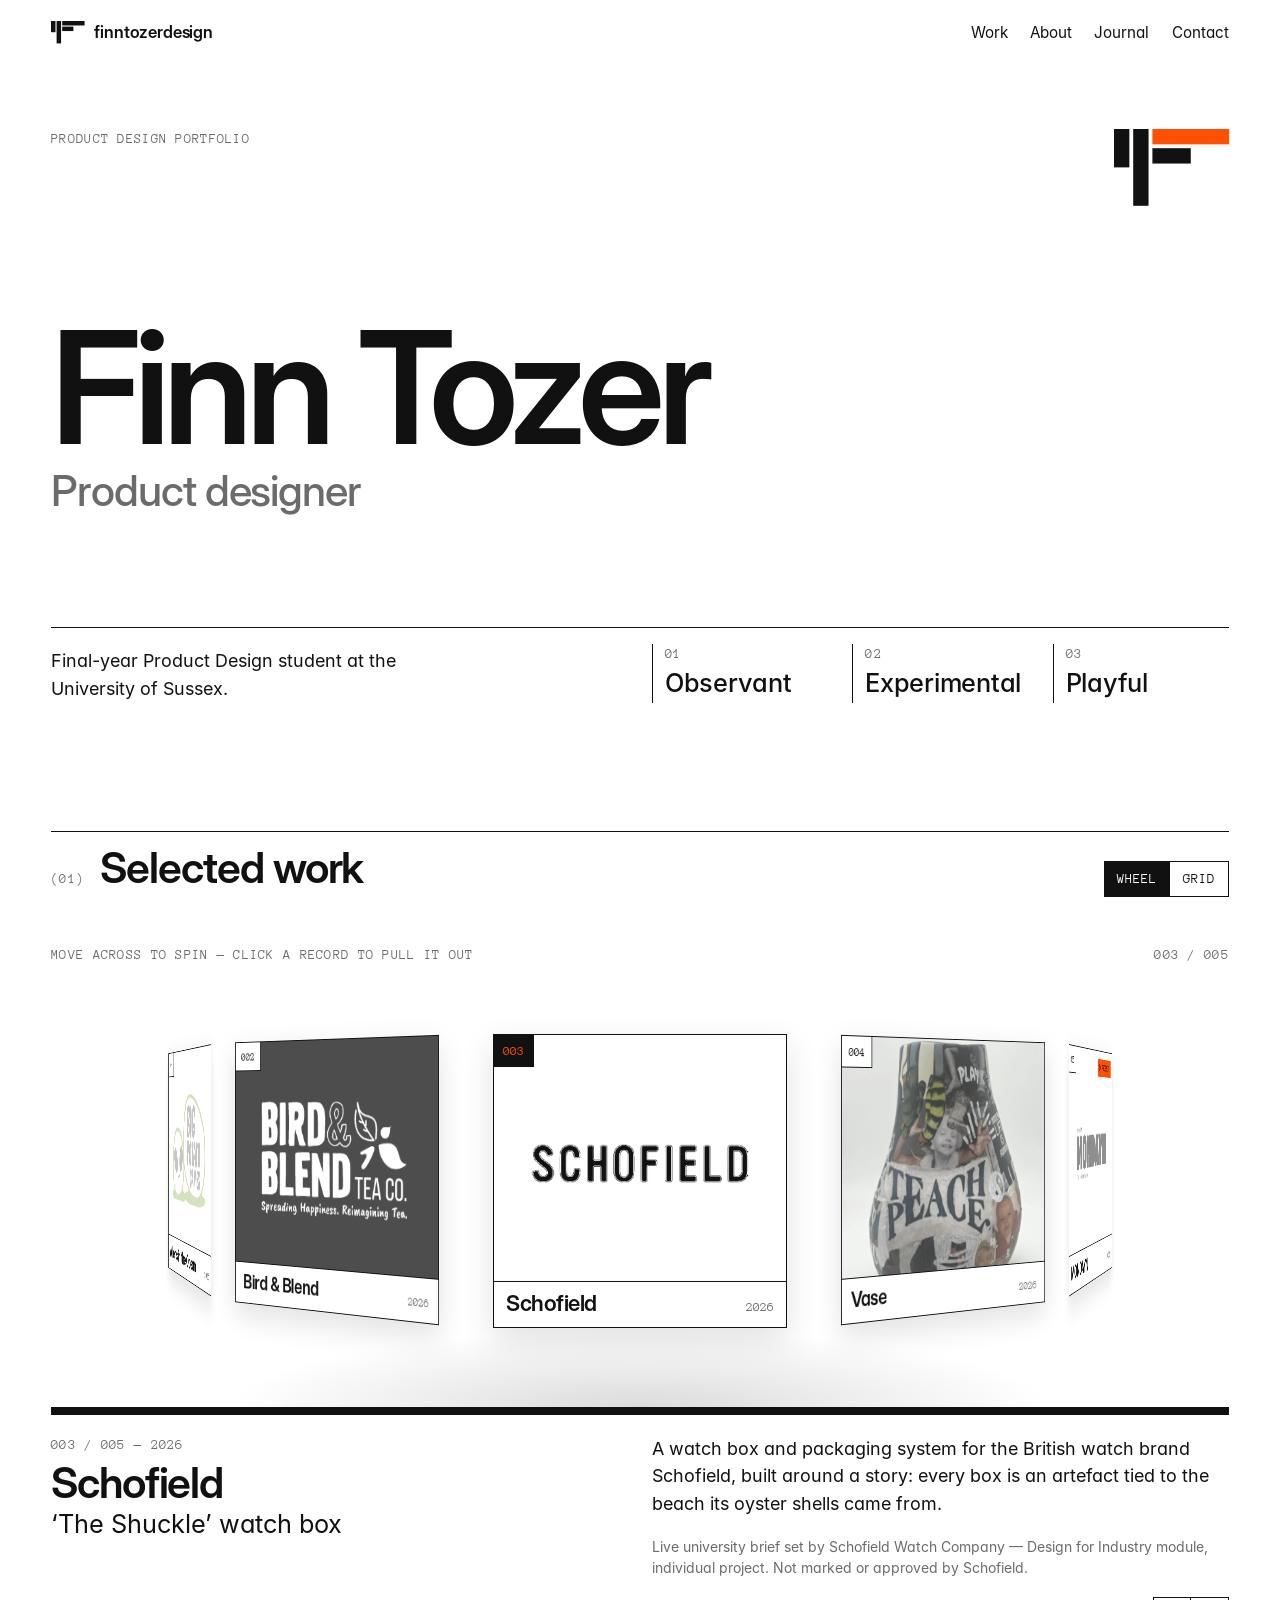
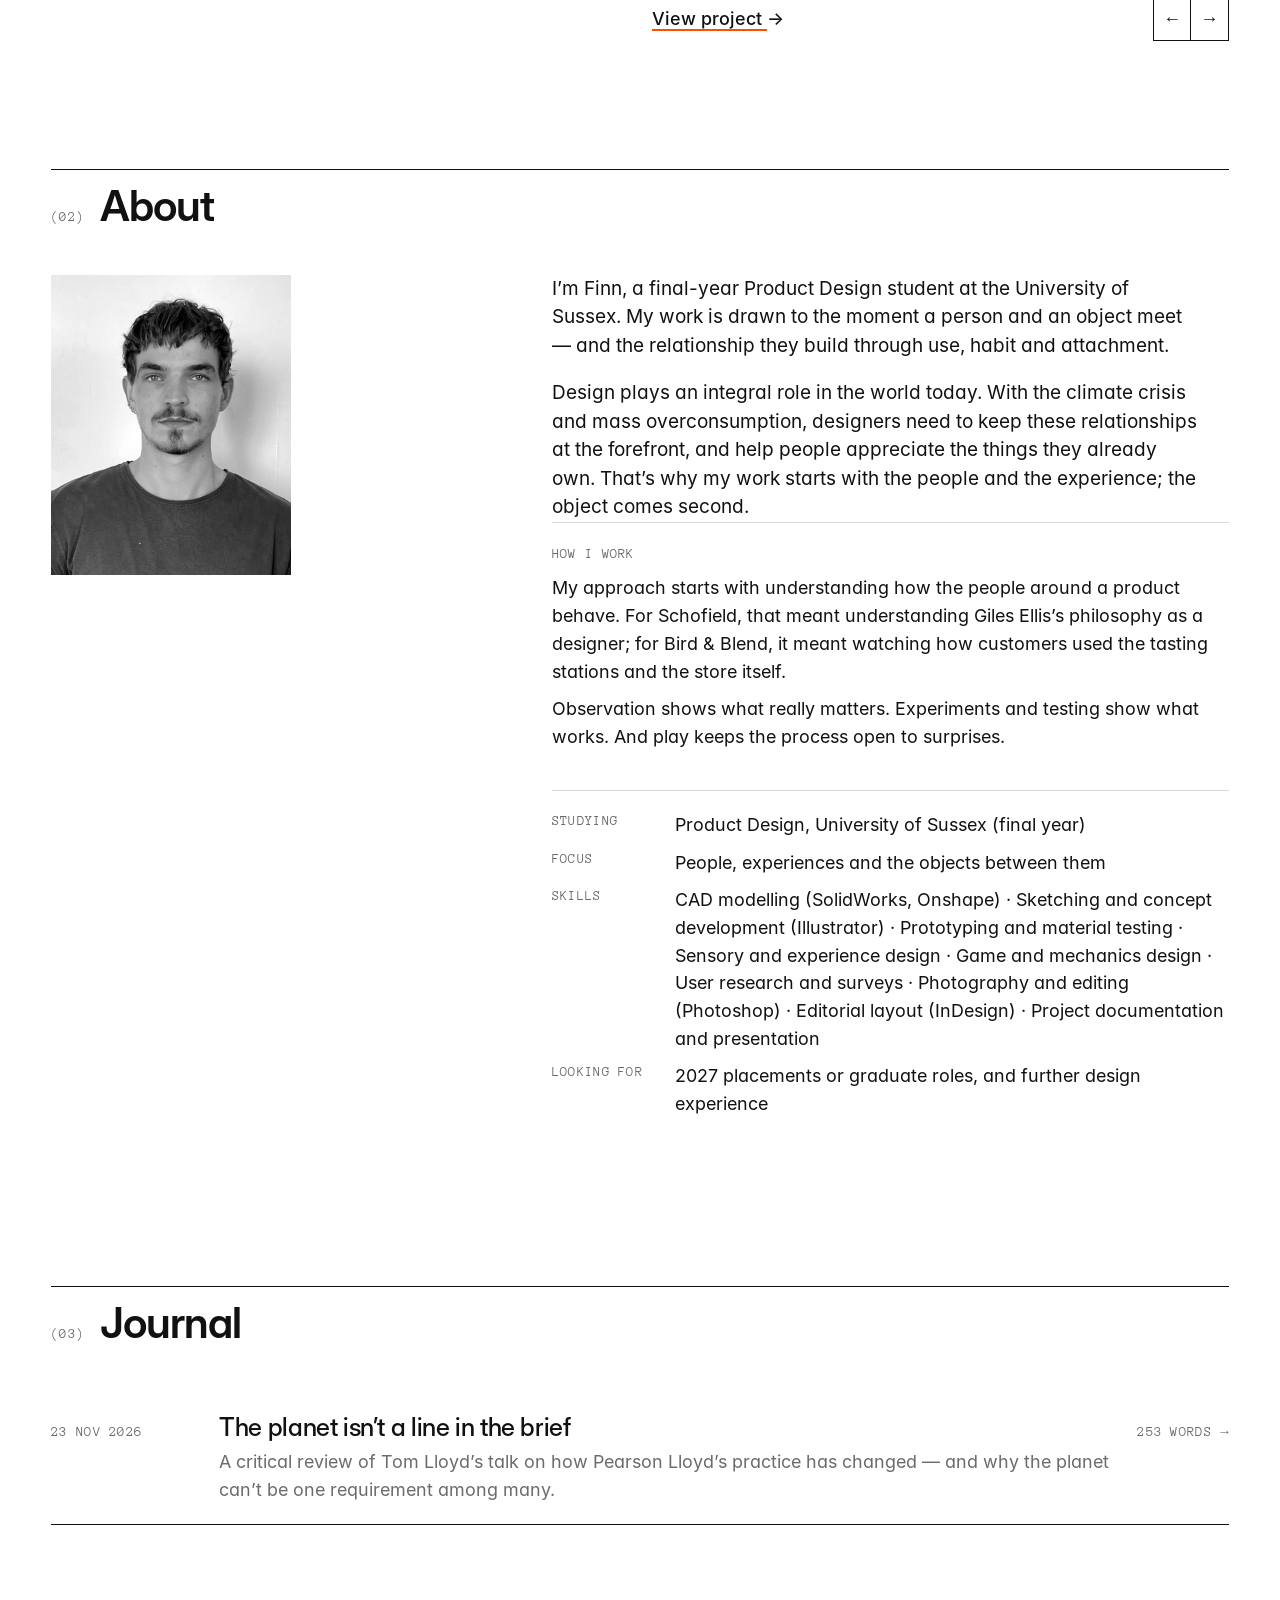
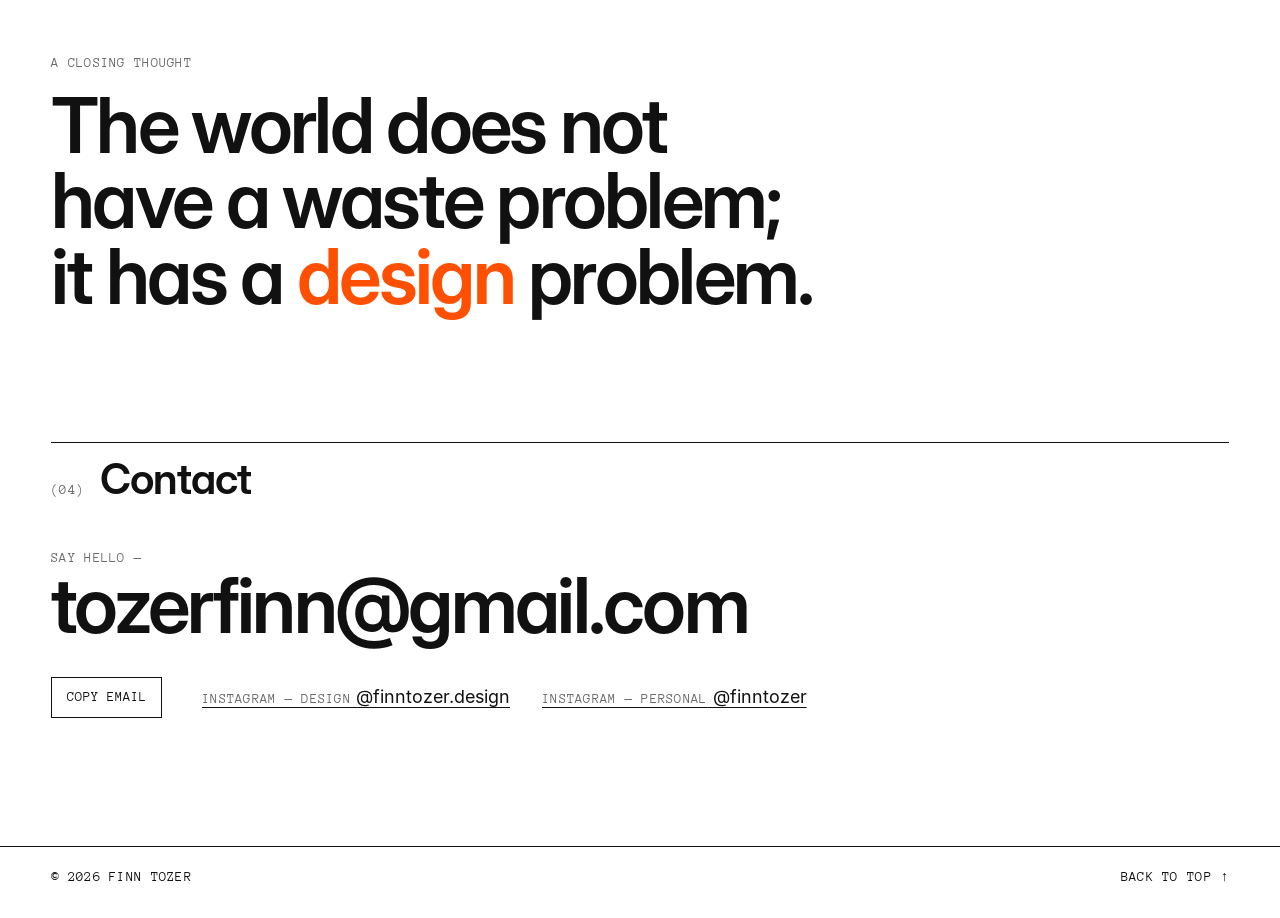
<file: index.html>
<!doctype html>
<html lang="en-GB">
<head>
  <meta charset="utf-8">
  <meta name="viewport" content="width=device-width, initial-scale=1">
  <title>Finn Tozer — Product Designer | finntozerdesign</title>
  <meta name="description" content="Finn Tozer — product designer. Designing for the relationship a person forms with an object.">
  <meta name="theme-color" content="#ffffff">
  <!-- LINK PREVIEW (the card shown when the link is shared on LinkedIn, WhatsApp, email…).
       CHANGE "finntozerdesign.github.io" below if your GitHub username is different. -->
  <meta property="og:site_name" content="finntozerdesign">
  <meta property="og:title" content="Finn Tozer — Product designer">
  <meta property="og:description" content="Product design portfolio of Finn Tozer, final-year Product Design student at the University of Sussex.">
  <meta property="og:type" content="website">
  <meta property="og:image" content="https://finntozerdesign.github.io/share.png">
  <meta property="og:image:width" content="1200">
  <meta property="og:image:height" content="630">
  <meta property="og:image:alt" content="The finntozerdesign logo beside the words Finn Tozer, Product designer.">
  <meta name="twitter:card" content="summary_large_image">
  <link rel="icon" href="favicon.svg" type="image/svg+xml">
  <link rel="preload" href="inter-400.woff" as="font" type="font/woff" crossorigin>
  <link rel="preload" href="inter-display-600.woff" as="font" type="font/woff" crossorigin>
  <link rel="stylesheet" href="styles.css">
  <!-- Content lives in content.js. main.js turns it into the page. -->
  <script src="content.js" defer></script>
  <script src="main.js" defer></script>
</head>
<body data-page="home">
  <a class="skip-link" href="#main">Skip to content</a>

  <!-- ============ HEADER (same on every page) ============ -->
  <header class="site-header">
    <div class="wrap">
      <a class="brand" href="index.html" aria-label="finntozerdesign — home">
        <svg class="logo" viewBox="0 0 30 20" aria-hidden="true" focusable="false">
          <rect class="b1" x="0" y="0" width="4" height="10"/><rect class="b2" x="5" y="0" width="4" height="20"/><rect class="b3" x="10" y="0" width="20" height="4"/><rect class="b4" x="10" y="5" width="10" height="4"/>
        </svg>
        <span class="brand-name">finntozerdesign</span>
      </a>
      <nav class="site-nav" aria-label="Main">
        <ul>
          <li><a href="index.html#work">Work</a></li>
          <li><a href="index.html#about">About</a></li>
          <li><a href="index.html#journal">Journal</a></li>
          <li><a href="index.html#contact">Contact</a></li>
        </ul>
      </nav>
    </div>
  </header>

  <main id="main">

    <!-- ============ INTRO ============ -->
    <section class="intro wrap" id="top" aria-labelledby="intro-name">
      <div class="intro-top">
        <span class="mono muted">Product design portfolio</span>
        <svg class="intro-mark" viewBox="0 0 30 20" aria-hidden="true" focusable="false">
          <rect class="b1" x="0" y="0" width="4" height="10"/><rect class="b2" x="5" y="0" width="4" height="20"/><rect class="b3" x="10" y="0" width="20" height="4"/><rect class="b4" x="10" y="5" width="10" height="4"/>
        </svg>
      </div>
      <div>
        <h1 class="intro-name" id="intro-name"><!-- filled from content.js --></h1>
        <p class="intro-role" id="intro-role"></p>
      </div>
      <div class="intro-bottom grid">
        <p class="intro-detail" id="intro-detail"></p>
        <ul class="intro-qualities" id="intro-qualities" role="list" aria-label="Qualities"></ul>
      </div>
    </section>

    <!-- ============ SELECTED WORK ============ -->
    <section class="work wrap" id="work" aria-labelledby="work-title" data-view="wheel">
      <div class="section-head">
        <span class="mono">(01)</span>
        <h2 id="work-title">Selected work</h2>
        <div class="head-aside view-toggle" role="group" aria-label="Choose how to view projects">
          <button type="button" data-view-btn="wheel" aria-pressed="true">Wheel</button>
          <button type="button" data-view-btn="grid" aria-pressed="false">Grid</button>
        </div>
      </div>
      <!-- The record wheel and the grid are both built by main.js from content.js -->
      <div class="wheel" id="wheel" role="region" aria-roledescription="record wheel" aria-label="Projects"></div>
      <ul class="work-grid" id="work-grid" role="list"></ul>
      <noscript><p>This site needs JavaScript switched on to show projects.</p></noscript>
    </section>

    <!-- ============ ABOUT ============ -->
    <section class="about wrap" id="about" aria-labelledby="about-title">
      <div class="section-head">
        <span class="mono">(02)</span>
        <h2 id="about-title">About</h2>
      </div>
      <div class="grid">
        <div class="about-photo" id="about-photo"></div>
        <div class="about-text">
          <div class="lead" id="about-lead"></div>
          <dl class="facts" id="about-facts"></dl>
          <p id="about-cv"></p>
        </div>
      </div>
    </section>

    <!-- ============ JOURNAL ============ -->
    <section class="journal wrap" id="journal" aria-labelledby="journal-title">
      <div class="section-head">
        <span class="mono">(03)</span>
        <h2 id="journal-title">Journal</h2>
      </div>
      <ul class="journal-list" id="journal-list" role="list"></ul>
    </section>

    <!-- ============ CLOSING THOUGHT ============ -->
    <section class="closing wrap" id="closing" aria-labelledby="closing-statement">
      <p class="mono muted" id="closing-label"></p>
      <h2 class="closing-statement" id="closing-statement"></h2>
      <p class="closing-detail" id="closing-detail"></p>
    </section>

    <!-- ============ CONTACT ============ -->
    <section class="contact wrap" id="contact" aria-labelledby="contact-title">
      <div class="section-head">
        <span class="mono">(04)</span>
        <h2 id="contact-title">Contact</h2>
      </div>
      <p class="mono muted">Say hello —</p>
      <a class="contact-email" id="contact-email" href="#"></a>
      <div class="contact-row">
        <button type="button" class="copy-btn" id="copy-email">Copy email</button>
        <span class="visually-hidden" id="copy-status" aria-live="polite"></span>
        <ul class="contact-links" id="contact-links" role="list"></ul>
      </div>
    </section>
  </main>

  <!-- ============ FOOTER ============ -->
  <footer class="site-footer">
    <div class="wrap">
      <span class="mono">© <span data-year></span> Finn Tozer</span>
      <a class="mono" href="#top">Back to top ↑</a>
    </div>
  </footer>
</body>
</html>
</file>
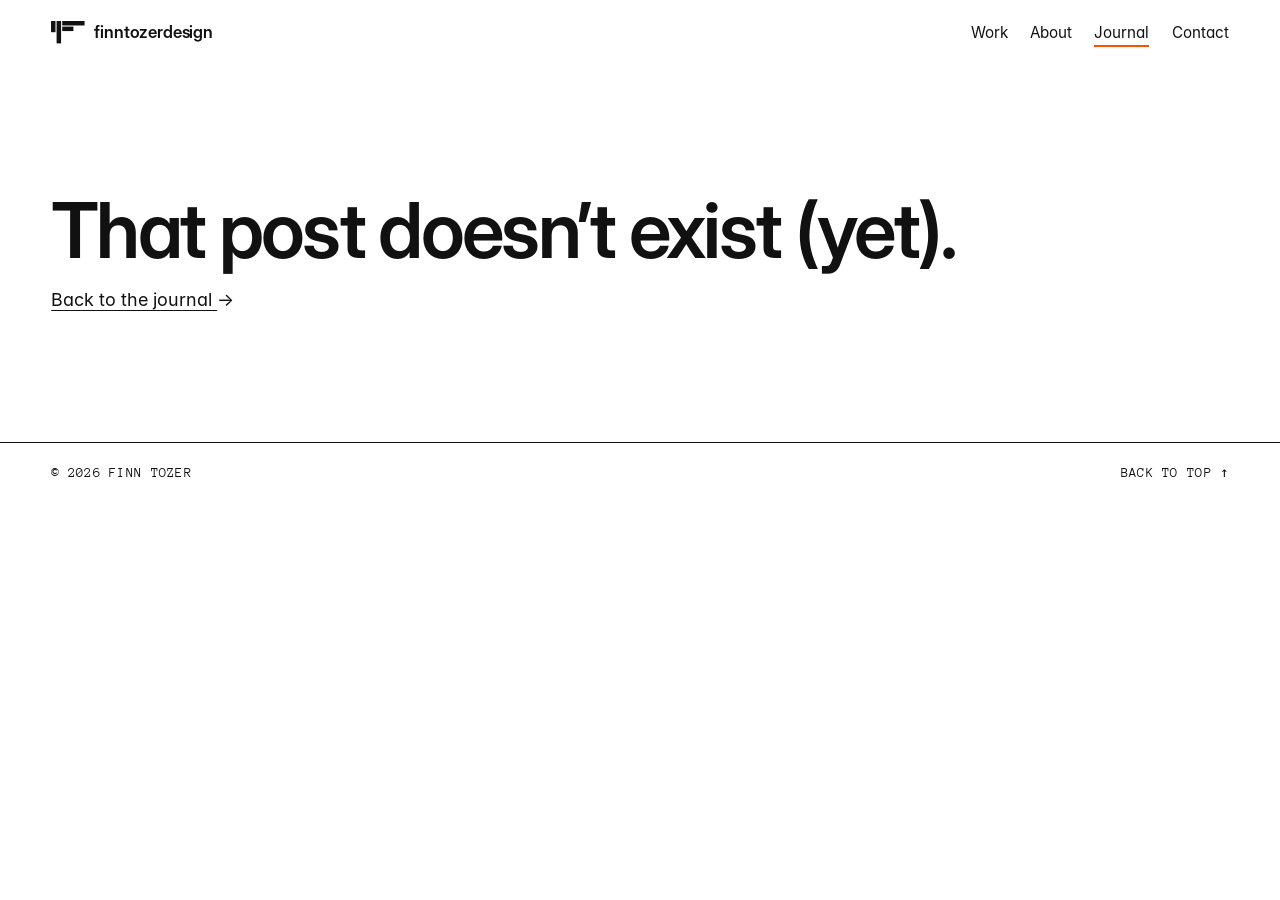
<file: post.html>
<!doctype html>
<html lang="en-GB">
<head>
  <meta charset="utf-8">
  <meta name="viewport" content="width=device-width, initial-scale=1">
  <!-- The title and description are replaced with the post's own by main.js -->
  <title>Journal | finntozerdesign</title>
  <meta name="description" content="Journal post by Finn Tozer, product designer.">
  <meta name="theme-color" content="#ffffff">
  <!-- LINK PREVIEW (the card shown when the link is shared on LinkedIn, WhatsApp, email…).
       CHANGE "finntozerdesign.github.io" below if your GitHub username is different. -->
  <meta property="og:site_name" content="finntozerdesign">
  <meta property="og:title" content="Finn Tozer — Product designer">
  <meta property="og:description" content="Product design portfolio of Finn Tozer, final-year Product Design student at the University of Sussex.">
  <meta property="og:type" content="website">
  <meta property="og:image" content="https://finntozerdesign.github.io/share.png">
  <meta property="og:image:width" content="1200">
  <meta property="og:image:height" content="630">
  <meta property="og:image:alt" content="The finntozerdesign logo beside the words Finn Tozer, Product designer.">
  <meta name="twitter:card" content="summary_large_image">
  <link rel="icon" href="favicon.svg" type="image/svg+xml">
  <link rel="preload" href="inter-400.woff" as="font" type="font/woff" crossorigin>
  <link rel="preload" href="inter-display-600.woff" as="font" type="font/woff" crossorigin>
  <link rel="stylesheet" href="styles.css">
  <script src="content.js" defer></script>
  <script src="main.js" defer></script>
</head>
<body data-page="post">
  <a class="skip-link" href="#main">Skip to content</a>

  <!-- ============ HEADER (same on every page) ============ -->
  <header class="site-header">
    <div class="wrap">
      <a class="brand" href="index.html" aria-label="finntozerdesign — home">
        <svg class="logo" viewBox="0 0 30 20" aria-hidden="true" focusable="false">
          <rect class="b1" x="0" y="0" width="4" height="10"/><rect class="b2" x="5" y="0" width="4" height="20"/><rect class="b3" x="10" y="0" width="20" height="4"/><rect class="b4" x="10" y="5" width="10" height="4"/>
        </svg>
        <span class="brand-name">finntozerdesign</span>
      </a>
      <nav class="site-nav" aria-label="Main">
        <ul>
          <li><a href="index.html#work">Work</a></li>
          <li><a href="index.html#about">About</a></li>
          <li><a href="index.html#journal" aria-current="page">Journal</a></li>
          <li><a href="index.html#contact">Contact</a></li>
        </ul>
      </nav>
    </div>
  </header>

  <main id="main">
    <!-- Built from the matching post in content.js: post.html?id=critical-review -->
    <article id="post"></article>
    <noscript><div class="wrap"><p>This site needs JavaScript switched on to show journal posts.</p></div></noscript>
  </main>

  <footer class="site-footer">
    <div class="wrap">
      <span class="mono">© <span data-year></span> Finn Tozer</span>
      <a class="mono" href="#main">Back to top ↑</a>
    </div>
  </footer>
</body>
</html>
</file>
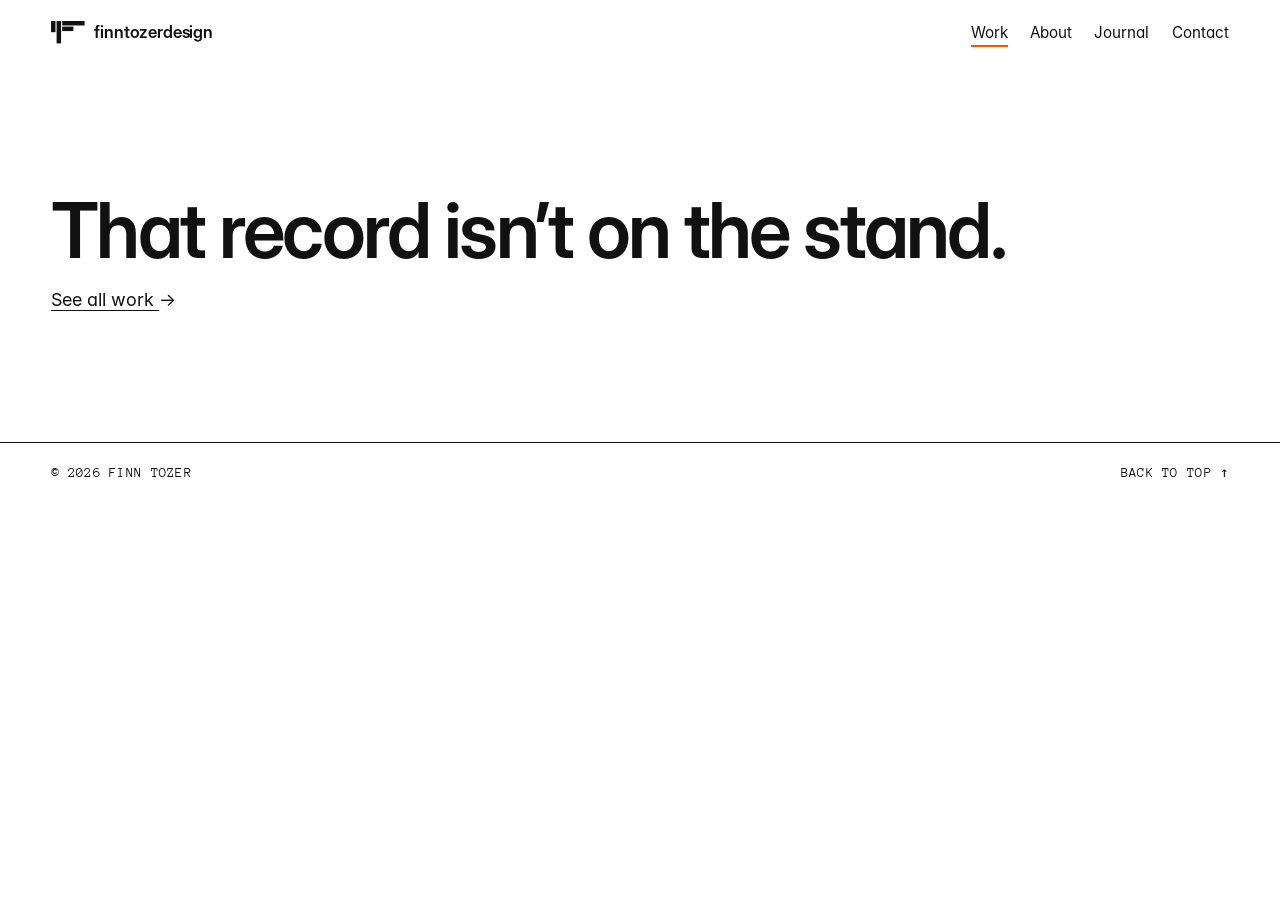
<file: project.html>
<!doctype html>
<html lang="en-GB">
<head>
  <meta charset="utf-8">
  <meta name="viewport" content="width=device-width, initial-scale=1">
  <!-- The title and description are replaced with the project's own by main.js -->
  <title>Project | finntozerdesign</title>
  <meta name="description" content="A project by Finn Tozer, product designer.">
  <meta name="theme-color" content="#ffffff">
  <!-- LINK PREVIEW (the card shown when the link is shared on LinkedIn, WhatsApp, email…).
       CHANGE "finntozerdesign.github.io" below if your GitHub username is different. -->
  <meta property="og:site_name" content="finntozerdesign">
  <meta property="og:title" content="Finn Tozer — Product designer">
  <meta property="og:description" content="Product design portfolio of Finn Tozer, final-year Product Design student at the University of Sussex.">
  <meta property="og:type" content="website">
  <meta property="og:image" content="https://finntozerdesign.github.io/share.png">
  <meta property="og:image:width" content="1200">
  <meta property="og:image:height" content="630">
  <meta property="og:image:alt" content="The finntozerdesign logo beside the words Finn Tozer, Product designer.">
  <meta name="twitter:card" content="summary_large_image">
  <link rel="icon" href="favicon.svg" type="image/svg+xml">
  <link rel="preload" href="inter-400.woff" as="font" type="font/woff" crossorigin>
  <link rel="preload" href="inter-display-600.woff" as="font" type="font/woff" crossorigin>
  <link rel="stylesheet" href="styles.css">
  <script src="content.js" defer></script>
  <script src="main.js" defer></script>
</head>
<body data-page="project">
  <a class="skip-link" href="#main">Skip to content</a>

  <!-- ============ HEADER (same on every page) ============ -->
  <header class="site-header">
    <div class="wrap">
      <a class="brand" href="index.html" aria-label="finntozerdesign — home">
        <svg class="logo" viewBox="0 0 30 20" aria-hidden="true" focusable="false">
          <rect class="b1" x="0" y="0" width="4" height="10"/><rect class="b2" x="5" y="0" width="4" height="20"/><rect class="b3" x="10" y="0" width="20" height="4"/><rect class="b4" x="10" y="5" width="10" height="4"/>
        </svg>
        <span class="brand-name">finntozerdesign</span>
      </a>
      <nav class="site-nav" aria-label="Main">
        <ul>
          <li><a href="index.html#work" aria-current="page">Work</a></li>
          <li><a href="index.html#about">About</a></li>
          <li><a href="index.html#journal">Journal</a></li>
          <li><a href="index.html#contact">Contact</a></li>
        </ul>
      </nav>
    </div>
  </header>

  <main id="main">
    <!-- Everything in here is built from the matching project in content.js.
         The address decides which one: project.html?id=schofield -->
    <article id="project"></article>
    <noscript><div class="wrap"><p>This site needs JavaScript switched on to show projects.</p></div></noscript>
  </main>

  <footer class="site-footer">
    <div class="wrap">
      <span class="mono">© <span data-year></span> Finn Tozer</span>
      <a class="mono" href="#main">Back to top ↑</a>
    </div>
  </footer>
</body>
</html>
</file>
<file: styles.css>
/* =====================================================================
   finntozerdesign — STYLES
   ---------------------------------------------------------------------
   Contents
     1.  Fonts
     2.  Design tokens (colours, type, spacing) ← change the look here
     3.  Base / reset
     4.  Accessibility helpers (skip link, focus, placeholders)
     5.  Layout helpers
     6.  Header + navigation
     7.  Intro
     8.  Section headings
     9.  Selected work — grid view (default, phones, tablets, touch)
     10. Selected work — the record wheel
     11. About
     12. Journal list
     12b. Closing thought
     13. Contact
     14. Footer
     15. Project page
     16. Journal post page
     17. Reduced motion
     18. Print (for the PDF of your review)
   ===================================================================== */


/* ---------------------------------------------------------------------
   1. FONTS — self-hosted (faster, and no visitor data sent to Google).
   Inter + Inter Display (SIL OFL), Anonymous Pro (SIL OFL).
   --------------------------------------------------------------------- */
@font-face { font-family: "Inter"; src: url("inter-400.woff") format("woff"); font-weight: 400; font-style: normal; font-display: swap; }
@font-face { font-family: "Inter"; src: url("inter-400-italic.woff") format("woff"); font-weight: 400; font-style: italic; font-display: swap; }
@font-face { font-family: "Inter"; src: url("inter-500.woff") format("woff"); font-weight: 500; font-style: normal; font-display: swap; }
@font-face { font-family: "Inter Display"; src: url("inter-display-500.woff") format("woff"); font-weight: 500; font-style: normal; font-display: swap; }
@font-face { font-family: "Inter Display"; src: url("inter-display-600.woff") format("woff"); font-weight: 600; font-style: normal; font-display: swap; }
@font-face { font-family: "Anonymous Pro"; src: url("anonymous-pro-400.woff") format("woff"); font-weight: 400; font-style: normal; font-display: swap; }


/* ---------------------------------------------------------------------
   2. DESIGN TOKENS
   --------------------------------------------------------------------- */
:root {
  /* Colour — one restrained palette */
  --paper: #ffffff;
  --ink: #111111;          /* 18.9:1 on white */
  --grey: #6b6b6b;         /* 5.3:1 on white — OK for small text */
  --rule: #d9d9d9;         /* decorative lines only, never text */
  --tint: #f4f4f2;         /* placeholder / image backgrounds */
  --accent: #ff4f00;       /* International Orange — 3.3:1 on white:
                              use for graphics, focus rings and LARGE text only */

  /* Type */
  --font-sans: "Inter", "Helvetica Neue", Helvetica, Arial, sans-serif;
  --font-display: "Inter Display", "Inter", "Helvetica Neue", Helvetica, Arial, sans-serif;
  --font-mono: "Anonymous Pro", ui-monospace, "SF Mono", Menlo, Consolas, monospace;

  --step--1: 0.875rem;
  --step-0: clamp(1rem, 0.96rem + 0.2vw, 1.125rem);
  --step-1: clamp(1.25rem, 1.1rem + 0.6vw, 1.6rem);
  --step-2: clamp(1.75rem, 1.4rem + 1.6vw, 2.75rem);
  --step-3: clamp(2.4rem, 1.6rem + 4vw, 5.5rem);
  --step-4: clamp(2.6rem, 1.4rem + 6vw, 7.5rem);

  /* Space */
  --gutter: clamp(1.25rem, 4vw, 3.5rem);   /* page edge padding */
  --gap: clamp(1rem, 2vw, 1.5rem);         /* grid gap */
  --section: clamp(4.5rem, 10vw, 9rem);    /* space between sections */
  --max: 1440px;
  --header-h: 4rem;

  /* Motion */
  --ease: cubic-bezier(0.2, 0.7, 0.1, 1);
  --slow: 520ms;
  --fast: 180ms;
}


/* ---------------------------------------------------------------------
   3. BASE / RESET
   --------------------------------------------------------------------- */
*, *::before, *::after { box-sizing: border-box; }
html { -webkit-text-size-adjust: 100%; scroll-behavior: smooth; scroll-padding-top: calc(var(--header-h) + 1rem); }
body {
  margin: 0;
  background: var(--paper);
  color: var(--ink);
  font-family: var(--font-sans);
  font-size: var(--step-0);
  line-height: 1.55;
  font-feature-settings: "cv11", "ss01";
  -webkit-font-smoothing: antialiased;
  text-rendering: optimizeLegibility;
}
img { display: block; max-width: 100%; height: auto; }
h1, h2, h3, h4, p, ul, ol, dl, dd, figure, blockquote { margin: 0; }
ul[role="list"], ol[role="list"] { list-style: none; padding: 0; }
a { color: inherit; text-decoration-thickness: 1px; text-underline-offset: 0.2em; }
a:hover { text-decoration-color: var(--accent); }
button { font: inherit; color: inherit; }
::selection { background: var(--accent); color: var(--ink); }


/* ---------------------------------------------------------------------
   4. ACCESSIBILITY HELPERS
   --------------------------------------------------------------------- */
.skip-link {
  position: absolute; left: var(--gutter); top: -100px; z-index: 100;
  background: var(--ink); color: var(--paper); padding: 0.6rem 1rem; text-decoration: none;
}
.skip-link:focus { top: 0.75rem; }

/* Visible focus for keyboard users (not shown on mouse click) */
:focus-visible { outline: 3px solid var(--accent); outline-offset: 3px; }
:focus:not(:focus-visible) { outline: none; }

.print-only { display: none; }

.visually-hidden {
  position: absolute !important; width: 1px; height: 1px; padding: 0; margin: -1px;
  overflow: hidden; clip: rect(0 0 0 0); white-space: nowrap; border: 0;
}

/* Anything still reading [PLACEHOLDER: …] gets flagged so it can't be missed */
.placeholder {
  outline: 1.5px dashed var(--accent);
  outline-offset: 2px;
  background: #fff3ec;
}

/* Missing-image placeholder box */
.img-ph {
  display: grid; place-items: center; text-align: center;
  aspect-ratio: 4 / 3; width: 100%; padding: 1.5rem;
  background: repeating-linear-gradient(-45deg, var(--tint) 0 12px, #ecece9 12px 24px);
  color: var(--grey); font-family: var(--font-mono); font-size: var(--step--1);
  outline: 1.5px dashed var(--accent); outline-offset: -1.5px;
}



/* ---------------------------------------------------------------------
   5. LAYOUT HELPERS
   --------------------------------------------------------------------- */
.wrap { width: 100%; max-width: var(--max); margin-inline: auto; padding-inline: var(--gutter); }
.grid { display: grid; grid-template-columns: repeat(12, minmax(0, 1fr)); gap: var(--gap); }
.mono {
  font-family: var(--font-mono); font-size: var(--step--1);
  letter-spacing: 0.02em; text-transform: uppercase; line-height: 1.4;
}
.muted { color: var(--grey); }
.tag {
  display: inline-block; font-family: var(--font-mono); font-size: 0.8125rem; text-transform: uppercase;
  letter-spacing: 0.02em; line-height: 1; padding: 0.35em 0.5em 0.3em; border: 1px solid currentColor;
}
.tag--wip { background: var(--accent); border-color: var(--accent); color: var(--ink); }  /* black on orange = 6.4:1 */
.arrow { display: inline-block; transition: transform var(--fast) var(--ease); }
a:hover .arrow, a:focus-visible .arrow { transform: translateX(0.25em); }

section { padding-block: var(--section) 0; }
main > section:last-child { padding-bottom: var(--section); }


/* ---------------------------------------------------------------------
   6. HEADER + NAVIGATION
   --------------------------------------------------------------------- */
.site-header {
  position: sticky; top: 0; z-index: 50;
  background: rgba(255, 255, 255, 0.94);
  -webkit-backdrop-filter: blur(8px); backdrop-filter: blur(8px);
  border-bottom: 1px solid transparent;
  transition: border-color var(--fast);
}
.site-header.is-scrolled { border-bottom-color: var(--ink); }
.site-header .wrap {
  display: flex; align-items: center; justify-content: space-between; gap: 1rem;
  min-height: var(--header-h);
}
.brand { display: inline-flex; align-items: center; gap: 0.6rem; text-decoration: none; font-family: var(--font-display); font-weight: 600; font-size: 1.05rem; letter-spacing: -0.01em; }
.logo { width: 2.1rem; height: auto; flex: none; overflow: visible; }
.logo rect { fill: currentColor; transition: transform var(--fast) var(--ease); }
/* Playful touch: the logo's bars lift like records being pulled */
.brand:hover .logo .b1, .brand:focus-visible .logo .b1 { transform: translateY(-2px); }
.brand:hover .logo .b2, .brand:focus-visible .logo .b2 { transform: translateY(-4px); transition-delay: 40ms; }
.brand:hover .logo .b3, .brand:focus-visible .logo .b3 { transform: translateX(2px); transition-delay: 80ms; }
.brand:hover .logo .b4, .brand:focus-visible .logo .b4 { transform: translateX(4px); transition-delay: 120ms; }

.site-nav ul { display: flex; flex-wrap: wrap; gap: 0.25rem 1.4rem; list-style: none; margin: 0; padding: 0; }
.site-nav a { text-decoration: none; font-size: 0.95rem; padding-block: 0.4rem; position: relative; }
.site-nav a::after {
  content: ""; position: absolute; left: 0; right: 0; bottom: 0.1rem; height: 2px; background: var(--accent);
  transform: scaleX(0); transform-origin: left; transition: transform var(--fast) var(--ease);
}
.site-nav a:hover::after, .site-nav a.is-current::after, .site-nav a[aria-current="page"]::after { transform: scaleX(1); }

@media (max-width: 560px) {
  .brand-name { display: none; }  /* logo alone on small phones; nav needs the room */
  .site-nav ul { gap: 0.25rem 1rem; }
}


/* ---------------------------------------------------------------------
   7. INTRO
   --------------------------------------------------------------------- */
.intro {
  padding-top: clamp(2rem, 6vw, 4rem);
  min-height: min(calc(78svh - var(--header-h)), 46rem);   /* short enough that the work peeks in below */
  display: flex; flex-direction: column; justify-content: space-between; gap: 3rem;
}
.intro-top { display: flex; justify-content: space-between; gap: 1rem; flex-wrap: wrap; }
.intro-name {
  font-family: var(--font-display); font-weight: 600; font-size: clamp(3.5rem, 1rem + 11vw, 11rem);
  line-height: 0.88; letter-spacing: -0.045em;
}
.intro-role {
  font-family: var(--font-display); font-weight: 500; font-size: var(--step-2);
  letter-spacing: -0.025em; line-height: 1.1; margin-top: 0.6rem; color: var(--grey);
}
.intro-bottom { align-items: end; border-top: 1px solid var(--ink); padding-top: 1rem; }
.intro-detail { grid-column: 1 / span 5; max-width: 34ch; }
.intro-qualities { grid-column: 7 / -1; display: grid; grid-template-columns: repeat(3, 1fr); gap: var(--gap); }
.intro-qualities li { border-left: 1px solid var(--ink); padding-left: 0.75rem; }
.intro-qualities .mono { display: block; color: var(--grey); }
.intro-qualities strong { font-weight: 500; font-size: var(--step-1); letter-spacing: -0.01em; }

/* Large logo mark — bars slide up on load */
.intro-mark { width: clamp(4rem, 9vw, 7.5rem); height: auto; overflow: visible; }
.intro-mark rect { fill: var(--ink); animation: rise 900ms var(--ease) both; }
.intro-mark .b2 { animation-delay: 90ms; }
.intro-mark .b3 { animation-delay: 180ms; fill: var(--accent); }
.intro-mark .b4 { animation-delay: 270ms; }
@keyframes rise { from { transform: translateY(40%); opacity: 0; } to { transform: none; opacity: 1; } }

@media (max-width: 760px) {
  .intro-detail, .intro-qualities { grid-column: 1 / -1; }
  .intro-qualities { grid-template-columns: 1fr 1fr 1fr; }
  .intro-qualities strong { font-size: 1rem; }
}


/* ---------------------------------------------------------------------
   8. SECTION HEADINGS
   --------------------------------------------------------------------- */
.section-head {
  display: flex; align-items: baseline; gap: 1rem; flex-wrap: wrap;
  border-top: 1px solid var(--ink); padding-top: 0.9rem; margin-bottom: clamp(1.75rem, 4vw, 3rem);
}
.section-head .mono { color: var(--grey); min-width: 3.5ch; }
.section-head h2 { font-family: var(--font-display); font-weight: 600; font-size: var(--step-2); letter-spacing: -0.025em; line-height: 1; }
.section-head .head-aside { margin-left: auto; }


/* ---------------------------------------------------------------------
   9. SELECTED WORK — GRID VIEW
   The plain alternative to the wheel (and the default for visitors who
   have "reduce motion" switched on). Everything is visible without hover.
   --------------------------------------------------------------------- */
.view-toggle { display: inline-flex; gap: 0; border: 1px solid var(--ink); }
.view-toggle button {
  background: none; border: 0; padding: 0.4rem 0.8rem; cursor: pointer;
  font-family: var(--font-mono); font-size: var(--step--1); text-transform: uppercase;
}
.view-toggle button[aria-pressed="true"] { background: var(--ink); color: var(--paper); }

.work-grid {
  display: grid; gap: clamp(2rem, 4vw, 3rem) var(--gap);
  grid-template-columns: repeat(auto-fill, minmax(min(100%, 19rem), 1fr));
  list-style: none; margin: 0; padding: 0;
}
.card a { display: block; text-decoration: none; }
.card-media { position: relative; overflow: hidden; background: var(--tint); aspect-ratio: 4 / 3; }
.card-media img { width: 100%; height: 100%; object-fit: cover; transition: transform var(--slow) var(--ease); }
.card a:hover .card-media img { transform: scale(1.03); }
.card-media .tag--wip { position: absolute; top: 0.75rem; left: 0.75rem; }
.card-meta { display: flex; justify-content: space-between; gap: 1rem; margin-top: 0.8rem; color: var(--grey); }
.card h3 { font-family: var(--font-display); font-weight: 600; font-size: var(--step-1); letter-spacing: -0.02em; line-height: 1.1; margin-top: 0.25rem; }
.card p { margin-top: 0.25rem; }
.card .card-context { color: var(--grey); font-size: var(--step--1); }
.card a:hover h3 { text-decoration: underline; text-decoration-color: var(--accent); text-decoration-thickness: 2px; }


/* ---------------------------------------------------------------------
   10. SELECTED WORK — THE RECORD WHEEL
   Vinyl sleeves stand on a spinning stand. Move the mouse across (or
   swipe, or use ← →) to spin; click the front record to pull it out
   (it lifts forward), click again to open the project. Built by main.js.
   --------------------------------------------------------------------- */
.wheel { --s: clamp(12rem, 23vw, 19rem); position: relative; }   /* --s = sleeve size */
.wheel-hint { display: flex; justify-content: space-between; gap: 1rem; flex-wrap: wrap; color: var(--grey); margin-bottom: 0.5rem; }

.wheel-stage {
  position: relative; height: calc(var(--s) * 1.5);
  perspective: calc(var(--s) * 4.2); perspective-origin: 50% 30%;
  overflow: hidden; user-select: none; -webkit-user-select: none;
  touch-action: pan-y;            /* vertical page scroll still works on phones */
  border-bottom: 8px solid var(--ink);   /* the stand's base */
}
/* soft floor shadow under the stand */
.wheel-stage::before {
  content: ""; position: absolute; left: 15%; right: 15%; bottom: 0; height: 18%;
  background: radial-gradient(ellipse at 50% 100%, rgba(0,0,0,0.14), transparent 70%);
  pointer-events: none;
}
.wheel-ring {
  position: absolute; left: 50%; top: 14%;
  width: var(--s); height: var(--s); margin-left: calc(var(--s) / -2);
  transform-style: preserve-3d;   /* transform set by main.js */
}
.record {
  position: absolute; inset: 0; transform-style: preserve-3d;
  transform: rotateY(var(--a)) translateZ(var(--r));   /* --a, --r set by main.js */
}
.record.is-hidden { visibility: hidden; }
.lift {
  position: absolute; inset: 0; transform-style: preserve-3d;
  transition: transform var(--slow) var(--ease);
}
/* Pulling a record out: the sleeve rises, comes forward and grows a little */
.record.is-out .lift { transform: translateY(-6%) translateZ(calc(var(--s) * 0.32)) scale(1.06); }

/* …and the other records step back to make room */
.wheel-stage.has-out .record:not(.is-out) .lift { transform: translateZ(calc(var(--s) * -0.45)); }
.wheel-stage.has-out .record:not(.is-out) .sleeve::before { opacity: 0.55; }

/* The sleeve (album cover) */
.sleeve {
  position: absolute; inset: 0; display: block; padding: 0; margin: 0;
  border: 1px solid var(--ink); background: var(--paper); cursor: pointer; overflow: hidden;
  backface-visibility: hidden; -webkit-backface-visibility: hidden;
  box-shadow: 0 0.75rem 2rem rgba(0,0,0,0.12);
  text-align: left; font: inherit; color: inherit;
}
.sleeve img, .sleeve .img-ph { position: absolute; inset: 0; width: 100%; height: 100%; object-fit: cover; aspect-ratio: auto; }
.sleeve::before {   /* records further round the stand fade back a little */
  content: ""; position: absolute; inset: 0; z-index: 1; background: var(--paper);
  opacity: calc(var(--d, 0) * 0.5); pointer-events: none;
}
.sleeve-num {
  position: absolute; top: 0; left: 0; z-index: 2; background: var(--paper); color: var(--ink);
  font-family: var(--font-mono); font-size: 0.8125rem; padding: 0.35rem 0.55rem; border: solid var(--ink); border-width: 0 1px 1px 0;
}
.sleeve .tag--wip { position: absolute; top: 0.6rem; right: 0.6rem; z-index: 2; }
.sleeve-band {
  position: absolute; left: 0; right: 0; bottom: 0; z-index: 2;
  display: flex; justify-content: space-between; align-items: baseline; gap: 0.75rem;
  background: var(--paper); border-top: 1px solid var(--ink); padding: 0.6rem 0.75rem 0.65rem;
}
.sleeve-title { font-family: var(--font-display); font-weight: 600; font-size: calc(var(--s) * 0.075); letter-spacing: -0.02em; line-height: 1; white-space: nowrap; overflow: hidden; text-overflow: ellipsis; }
.sleeve-year { font-family: var(--font-mono); font-size: 0.8125rem; color: var(--grey); }
.record.is-out .sleeve { box-shadow: 0 1.75rem 3.5rem rgba(0,0,0,0.22); }
.record.is-front .sleeve-num { background: var(--ink); color: var(--accent); }
/* Keyboard focus on the front record */
.sleeve:focus-visible { outline: none; }
.sleeve:focus-visible::after { content: ""; position: absolute; inset: 0; z-index: 3; border: 3px solid var(--accent); pointer-events: none; }

/* Caption under the stand: always shows the front record, so nothing depends on the motion */
.wheel-caption { padding-top: 1.25rem; align-items: start; }
.wc-title { grid-column: 1 / span 5; }
.wc-title h3 { font-family: var(--font-display); font-weight: 600; font-size: var(--step-2); letter-spacing: -0.03em; line-height: 1; margin-top: 0.4rem; }
.wc-title .sub { font-size: var(--step-1); line-height: 1.25; margin-top: 0.35rem; }
.wc-body { grid-column: 7 / -1; display: grid; gap: 1.1rem; }
.wc-context { color: var(--grey); font-size: var(--step--1); }
.wc-actions { display: flex; flex-wrap: wrap; align-items: center; gap: 0.75rem 1.5rem; }
.wc-actions .cta { font-weight: 500; text-decoration-color: var(--accent); text-decoration-thickness: 2px; }
.wc-step { display: inline-flex; margin-left: auto; border: 1px solid var(--ink); }
.wc-step button { background: none; border: 0; padding: 0.45rem 0.8rem; cursor: pointer; font-family: var(--font-mono); }
.wc-step button + button { border-left: 1px solid var(--ink); }
.wc-step button:hover { background: var(--ink); color: var(--paper); }
@media (max-width: 760px) {
  .wc-title, .wc-body { grid-column: 1 / -1; }
}

/* Which view is showing */
.work[data-view="wheel"] .work-grid { display: none; }
.work[data-view="grid"] .wheel { display: none; }


/* ---------------------------------------------------------------------
   11. ABOUT
   --------------------------------------------------------------------- */
.about-photo { grid-column: 1 / span 3; max-width: 15rem; }
.about-photo img, .about-photo .img-ph { aspect-ratio: 4 / 5; object-fit: cover; width: 100%; }
.about-text { grid-column: 6 / -1; display: grid; gap: 2.5rem; align-content: start; }
.about-text .lead > p { font-size: 1.1875rem; line-height: 1.5; max-width: 54ch; }
.about-text .lead > p + p { margin-top: 1em; }
.about-quote { margin: 2rem 0; border-left: 6px solid var(--accent); padding-left: clamp(1rem, 3vw, 1.75rem); }
.about-quote p { font-family: var(--font-display); font-weight: 600; font-size: var(--step-1); letter-spacing: -0.03em; line-height: 1.05; max-width: 22ch; }
.about-quote figcaption { margin-top: 0.75rem; color: var(--grey); }
.about-approach { border-top: 1px solid var(--rule); padding-top: 1.25rem; }
.about-approach h3 { font-family: var(--font-mono); font-weight: 400; font-size: var(--step--1); text-transform: uppercase; letter-spacing: 0.02em; color: var(--grey); }
.about-approach p { margin-top: 0.6rem; max-width: 60ch; }
.facts { display: grid; grid-template-columns: max-content 1fr; gap: 0.6rem 2rem; border-top: 1px solid var(--rule); padding-top: 1.25rem; }
.facts dt { color: var(--grey); }
@media (max-width: 760px) {
  .about-photo { grid-column: 1 / -1; max-width: 12rem; }
  .about-text { grid-column: 1 / -1; }
  .facts { grid-template-columns: 1fr; gap: 0.1rem; }
  .facts dd { margin-bottom: 0.8rem; }
}


/* ---------------------------------------------------------------------
   12. JOURNAL LIST
   --------------------------------------------------------------------- */
.journal-list { list-style: none; margin: 0; padding: 0; border-bottom: 1px solid var(--ink); }
.journal-list li { border-top: 1px solid var(--rule); }
.journal-list li:first-child { border-top: 0; }
.journal-list a {
  display: grid; grid-template-columns: 9rem 1fr auto; gap: var(--gap); align-items: baseline;
  padding-block: 1.25rem; text-decoration: none;
}
.journal-list h3 { font-family: var(--font-display); font-weight: 500; font-size: var(--step-1); letter-spacing: -0.015em; line-height: 1.2; }
.journal-list p { margin-top: 0.35rem; color: var(--grey); }
.journal-list a:hover h3 { text-decoration: underline; text-decoration-color: var(--accent); text-decoration-thickness: 2px; }
@media (max-width: 640px) {
  .journal-list a { grid-template-columns: 1fr; gap: 0.35rem; }
}


/* ---------------------------------------------------------------------
   12b. CLOSING THOUGHT — the big statement before Contact
   --------------------------------------------------------------------- */
.closing { padding-top: var(--section); }
.closing-statement {
  margin-top: 1rem; max-width: 18ch;
  font-family: var(--font-display); font-weight: 600; font-size: var(--step-3);
  line-height: 0.98; letter-spacing: -0.035em; text-wrap: balance;
}
.closing-statement em { font-style: normal; color: var(--accent); }   /* large text: orange is OK here */
.closing-detail { margin-top: 1.5rem; max-width: 40ch; font-size: var(--step-1); line-height: 1.35; letter-spacing: -0.01em; }


/* ---------------------------------------------------------------------
   13. CONTACT
   --------------------------------------------------------------------- */
.contact-email {
  display: inline-block; font-family: var(--font-display); font-weight: 600;
  font-size: min(var(--step-3), 8vw);   /* 8vw keeps the whole address on one line on phones */
  letter-spacing: -0.035em; line-height: 1;
  text-decoration: none; overflow-wrap: anywhere;
  background-image: linear-gradient(var(--accent), var(--accent));
  background-size: 0% 0.08em; background-position: 0 100%; background-repeat: no-repeat;
  transition: background-size var(--slow) var(--ease);
}
.contact-email:hover, .contact-email:focus-visible { background-size: 100% 0.08em; }
.contact-row { display: flex; flex-wrap: wrap; gap: 1rem 2.5rem; align-items: center; margin-top: 2rem; }
.copy-btn {
  background: none; border: 1px solid var(--ink); padding: 0.55rem 0.9rem; cursor: pointer;
  font-family: var(--font-mono); font-size: var(--step--1); text-transform: uppercase;
}
.copy-btn:hover { background: var(--ink); color: var(--paper); }
.contact-links { display: flex; flex-wrap: wrap; gap: 0.5rem 2rem; list-style: none; padding: 0; margin: 0; }


/* ---------------------------------------------------------------------
   14. FOOTER
   --------------------------------------------------------------------- */
.site-footer { border-top: 1px solid var(--ink); padding-block: 1.25rem 2rem; }
.site-footer .wrap { display: flex; justify-content: space-between; gap: 1rem; flex-wrap: wrap; }
.site-footer a { text-decoration: none; }
.site-footer a:hover { text-decoration: underline; }


/* ---------------------------------------------------------------------
   15. PROJECT PAGE
   --------------------------------------------------------------------- */
.crumbs { padding-top: 1.5rem; }
.crumbs a { text-decoration: none; }
.crumbs a:hover { text-decoration: underline; }

.project-head { padding-top: clamp(2rem, 6vw, 4.5rem); }
.project-head .eyebrow { display: flex; gap: 1rem; align-items: center; flex-wrap: wrap; color: var(--grey); }
.project-head h1 {
  font-family: var(--font-display); font-weight: 600; font-size: var(--step-4);
  letter-spacing: -0.04em; line-height: 0.92; margin-top: 1rem; overflow-wrap: anywhere;
}
.project-head .sub { font-size: var(--step-2); font-family: var(--font-display); font-weight: 500; letter-spacing: -0.02em; line-height: 1.1; margin-top: 0.75rem; }
.project-intro { margin-top: clamp(2rem, 5vw, 3.5rem); border-top: 1px solid var(--ink); padding-top: 1rem; }
.project-intro .summary { grid-column: 1 / span 6; font-size: var(--step-1); line-height: 1.35; letter-spacing: -0.01em; }
.project-intro .context { margin-top: 1rem; color: var(--grey); font-size: var(--step--1); max-width: 52ch; }
.project-intro .facts { grid-column: 8 / -1; border-top: 0; padding-top: 0; align-self: start; }
@media (max-width: 860px) {
  .project-intro .summary, .project-intro .facts { grid-column: 1 / -1; }
}

.project-cover { margin-top: clamp(2rem, 5vw, 3.5rem); }
/* "contain" so tall (portrait) covers are never cut off — the tint fills the sides */
.project-cover img { width: 100%; max-height: 85vh; object-fit: contain; background: var(--tint); }

/* Body blocks */
.blocks { display: grid; gap: clamp(3rem, 7vw, 6rem); padding-top: clamp(3rem, 7vw, 6rem); }
.block-text h2, .block-list h2 { grid-column: 1 / span 4; font-family: var(--font-display); font-weight: 600; font-size: var(--step-1); letter-spacing: -0.015em; line-height: 1.2; }
.block-text .copy, .block-list .copy { grid-column: 5 / span 7; max-width: 62ch; }
.block-text p + p { margin-top: 1em; }
.block-list ol { margin: 0; padding: 0; list-style: none; counter-reset: v; border-top: 1px solid var(--ink); }
.block-list li { counter-increment: v; display: grid; grid-template-columns: 3.5rem 1fr; padding-block: 0.8rem; border-bottom: 1px solid var(--rule); font-size: var(--step-1); letter-spacing: -0.01em; line-height: 1.3; }
.block-list li::before { content: counter(v, decimal-leading-zero); font-family: var(--font-mono); font-size: var(--step--1); color: var(--grey); padding-top: 0.3em; }
.block-list.no-heading .copy { grid-column: 5 / span 7; }

.block-quote figure { grid-column: 3 / -1; border-left: 6px solid var(--accent); padding-left: clamp(1rem, 3vw, 2rem); }
.block-quote blockquote p { font-family: var(--font-display); font-weight: 500; font-size: var(--step-2); letter-spacing: -0.025em; line-height: 1.1; max-width: 26ch; }
.block-quote figcaption { margin-top: 1rem; }

figure figcaption { margin-top: 0.6rem; color: var(--grey); font-size: var(--step--1); }
.block-image figure { grid-column: 1 / -1; }
.block-image.is-narrow figure { grid-column: 4 / span 6; }   /* for portrait images: "narrow: true" */
.block-pair figure { grid-column: span 6; }
.block-pair figure img, .block-gallery img { background: var(--tint); width: 100%; }
.block-gallery ul { grid-column: 1 / -1; display: grid; grid-template-columns: repeat(3, 1fr); gap: var(--gap); list-style: none; padding: 0; margin: 0; }
.block-gallery figcaption { grid-column: 1 / -1; margin-top: 0; }

@media (max-width: 860px) {
  .block-text h2, .block-list h2, .block-text .copy, .block-list .copy, .block-list.no-heading .copy,
  .block-quote figure, .block-image.is-narrow figure, .block-pair figure { grid-column: 1 / -1; }
  .block-gallery ul { grid-template-columns: repeat(2, 1fr); }
}
@media (max-width: 480px) {
  .block-gallery ul { grid-template-columns: 1fr; }
}

/* Turntable — photos of each side, turned by drag / swipe / arrow keys */
.block-turntable figure { grid-column: 4 / span 6; }
.tt-hint { text-align: center; margin-bottom: 0.5rem; }
.turntable {
  position: relative; aspect-ratio: 900 / 1150; max-height: 82vh; margin-inline: auto;
  overflow: hidden; background: #e2e3e1; cursor: grab; touch-action: pan-y;
  user-select: none; -webkit-user-select: none;
}
.turntable.is-dragging { cursor: grabbing; }
.turntable img { position: absolute; inset: 0; width: 100%; height: 100%; object-fit: contain; pointer-events: none; will-change: opacity, transform; }
.tt-controls { display: flex; justify-content: center; align-items: center; gap: 1.25rem; margin-top: 0.75rem; }
.tt-controls button { background: none; border: 1px solid var(--ink); padding: 0.4rem 0.8rem; cursor: pointer; font-family: var(--font-mono); }
.tt-controls button:hover { background: var(--ink); color: var(--paper); }
.block-turntable figcaption { text-align: center; }
@media (max-width: 860px) { .block-turntable figure { grid-column: 1 / -1; } }

/* Video */
.block-video figure { grid-column: 1 / -1; }
.block-video video { display: block; width: 100%; height: auto; aspect-ratio: 16 / 9; background: var(--ink); }

/* Card deck — a spread of face-down cards to draw from */
.block-deck .deck { grid-column: 1 / -1; background: var(--tint); padding: clamp(1.25rem, 4vw, 3rem); }
.deck-head { display: grid; gap: 0.5rem; max-width: 46rem; }
.deck-head h2 { font-family: var(--font-display); font-weight: 600; font-size: var(--step-2); letter-spacing: -0.025em; line-height: 1.05; }
.deck-intro { color: var(--ink); }
.deck-table { margin-top: clamp(1.5rem, 4vw, 2.5rem); }

/* The drawn card + what it does */
.deck-drawn { display: grid; grid-template-columns: auto minmax(0, 1fr); gap: clamp(1.25rem, 4vw, 3rem); align-items: center; min-height: 12rem; }
.drawn-slot { position: relative; width: clamp(9rem, 22vw, 14rem); aspect-ratio: var(--deck-ar, 2 / 3); }
.drawn-empty { position: absolute; inset: 0; display: grid; place-items: center; text-align: center; padding: 1rem;
  border: 1.5px dashed var(--grey); border-radius: 0.75rem; }
.drawn-empty[hidden] { display: none; }
.drawn-card { position: absolute; inset: 0; perspective: 1200px; opacity: 0; transform-origin: 0 0;
  transition: transform 650ms var(--ease), opacity 200ms; z-index: 2; }
.drawn-card.is-visible { opacity: 1; }
.drawn-inner { position: relative; width: 100%; height: 100%; transform-style: preserve-3d; transform: rotateY(180deg);
  transition: transform 650ms var(--ease) 250ms; }
.face { position: absolute; inset: 0; width: 100%; height: 100%; object-fit: contain;
  backface-visibility: hidden; -webkit-backface-visibility: hidden; filter: drop-shadow(0 0.75rem 1.25rem rgba(0,0,0,0.18)); }
.face-back { transform: rotateY(180deg); }
.drawn-info { display: grid; gap: 0.75rem; align-content: center; }
.drawn-text { font-family: var(--font-display); font-weight: 500; font-size: var(--step-2); letter-spacing: -0.025em; line-height: 1.1; max-width: 22ch; }
.deck-btn { background: var(--paper); border: 1px solid var(--ink); padding: 0.45rem 0.85rem; cursor: pointer;
  font-family: var(--font-mono); font-size: var(--step--1); text-transform: uppercase; }
.deck-btn:hover { background: var(--ink); color: var(--paper); }

/* The spread */
/* Bottom margin is set by main.js: the outer cards swing downwards as the fan opens */
.deck-fan { --cw: 120px; position: relative; list-style: none; margin: 1.25rem 0 calc(var(--cw) * 0.55); padding: 0;
  height: calc(var(--cw) * 1.5); }
.deck-slot { position: absolute; left: 50%; bottom: 0; width: var(--cw); margin-left: calc(var(--cw) / -2);
  aspect-ratio: var(--ar); transform-origin: 50% 320%; transform: rotate(var(--rot, 0deg));
  transition: transform 450ms var(--ease); }
.deck-fan.is-shuffling .deck-slot { transform: rotate(0deg) translateY(4%); }   /* gather, then re-spread */
.deck-card { display: block; width: 100%; height: 100%; padding: 0; border: 0; background: none; cursor: pointer; border-radius: 0.6rem; }
/* Only the picture lifts — the click area stays put, so cards don't flicker under the cursor */
.deck-card img { width: 100%; height: 100%; object-fit: contain; pointer-events: none;
  filter: drop-shadow(0 0.25rem 0.5rem rgba(0,0,0,0.15)); transition: transform var(--fast) var(--ease), opacity var(--fast); }
.deck-card:hover img, .deck-card:focus-visible img { transform: translateY(-14%); }
.deck-card:focus-visible { outline: none; }
.deck-card:focus-visible img { outline: 3px solid var(--accent); outline-offset: 2px; border-radius: 0.6rem; }
.deck-slot.is-drawn .deck-card { pointer-events: none; }
.deck-slot.is-drawn .deck-card img { opacity: 0; transform: translateY(-30%); }
.deck-tools { display: flex; justify-content: space-between; align-items: center; gap: 1rem; margin-top: clamp(1.5rem, 4vw, 2.5rem); flex-wrap: wrap; }

/* Plain list of every card (no game needed) */
.deck-all { margin-top: 1.5rem; border-top: 1px solid var(--rule); padding-top: 1rem; }
.deck-all summary { cursor: pointer; }
.deck-all-grid { list-style: none; margin: 1.25rem 0 0; padding: 0; display: grid; gap: 1.25rem var(--gap);
  grid-template-columns: repeat(auto-fill, minmax(8.5rem, 1fr)); }
.deck-all-grid img { width: 100%; height: auto; }
.deck-all-grid p { font-size: var(--step--1); margin-top: 0.4rem; }

@media (max-width: 640px) {
  .deck-drawn { grid-template-columns: 1fr; justify-items: start; }
  .drawn-text { font-size: var(--step-1); }
}

/* Poem — typewriter mono, echoing the original A3 sheet */
.block-poem figure { grid-column: 3 / span 8; padding: clamp(1.5rem, 4vw, 3rem); background: var(--tint); }
.block-poem h2 { font-family: var(--font-mono); font-weight: 400; font-size: var(--step-2); letter-spacing: 0; text-transform: uppercase; margin-bottom: 1.5rem; }
.block-poem p { font-family: var(--font-mono); font-size: 1.0625rem; line-height: 1.55; }
.block-poem p + p { margin-top: 1.4em; }
.block-poem .line { display: block; padding-left: 1.5em; text-indent: -1.5em; } /* hanging indent when a line wraps */
.block-poem p:last-child { margin-top: 3em; }
@media (max-width: 860px) { .block-poem figure { grid-column: 1 / -1; } }

/* Previous / next record */
.project-nav { margin-top: var(--section); border-top: 1px solid var(--ink); }
.project-nav .grid { padding-top: 1rem; }
.project-nav a { grid-column: span 6; text-decoration: none; display: block; }
.project-nav a.next { text-align: right; grid-column: 7 / -1; }
.project-nav strong { display: block; font-family: var(--font-display); font-weight: 600; font-size: var(--step-2); letter-spacing: -0.03em; line-height: 1.05; margin-top: 0.4rem; }
.project-nav a:hover strong { text-decoration: underline; text-decoration-color: var(--accent); text-decoration-thickness: 3px; }
@media (max-width: 640px) {
  .project-nav a, .project-nav a.next { grid-column: 1 / -1; text-align: left; }
}

.not-found { padding-block: var(--section); }
.not-found h1 { font-family: var(--font-display); font-weight: 600; font-size: var(--step-3); letter-spacing: -0.035em; line-height: 1; }
.not-found p { margin-top: 1rem; }


/* ---------------------------------------------------------------------
   16. JOURNAL POST PAGE
   --------------------------------------------------------------------- */
.post { max-width: 46rem; padding-top: clamp(2rem, 6vw, 4.5rem); }
.post h1 { font-family: var(--font-display); font-weight: 600; font-size: var(--step-3); letter-spacing: -0.035em; line-height: 1; margin-top: 1rem; text-wrap: balance; }
.post-meta { display: flex; flex-wrap: wrap; gap: 0.5rem 1.5rem; color: var(--grey); margin-top: 1.5rem; padding-block: 0.8rem; border-block: 1px solid var(--ink); }
.post-body { margin-top: 2.5rem; font-size: 1.125rem; line-height: 1.65; }
.post-body > * + * { margin-top: 1.1em; }
.post-body h2 { font-family: var(--font-display); font-weight: 600; font-size: var(--step-1); letter-spacing: -0.015em; margin-top: 2em; }
.post-body blockquote { border-left: 4px solid var(--accent); padding-left: 1.25rem; font-size: var(--step-1); line-height: 1.35; }
.post-body figure { margin-block: 2em; }
.post-source { margin-top: 2rem; }
.post-end { margin-top: 3rem; padding-top: 1rem; border-top: 1px solid var(--ink); }


/* ---------------------------------------------------------------------
   17. REDUCED MOTION — respect the visitor's system setting
   --------------------------------------------------------------------- */
@media (prefers-reduced-motion: reduce) {
  html { scroll-behavior: auto; }
  *, *::before, *::after {
    animation-duration: 0.001ms !important; animation-iteration-count: 1 !important;
    transition-duration: 0.001ms !important; transition-delay: 0ms !important;
  }
}


/* ---------------------------------------------------------------------
   18. PRINT — "Print → Save as PDF" on a journal post gives a clean page
   --------------------------------------------------------------------- */
@media print {
  @page { margin: 18mm; }
  body { font-size: 11pt; }
  .site-nav, .skip-link, .crumbs, .post-back, .post-end, .site-footer, .project-nav { display: none !important; }
  .print-only { display: block !important; }   /* prints the page's web address under the header */
  .site-header { position: static; border-bottom: 1px solid #000; }
  .post { max-width: none; padding-top: 1rem; }
  .post h1 { font-size: 26pt; }
  .post-body { font-size: 11.5pt; line-height: 1.55; }
  a { text-decoration: none; }
  .placeholder { outline: none; background: none; }
}
</file>
